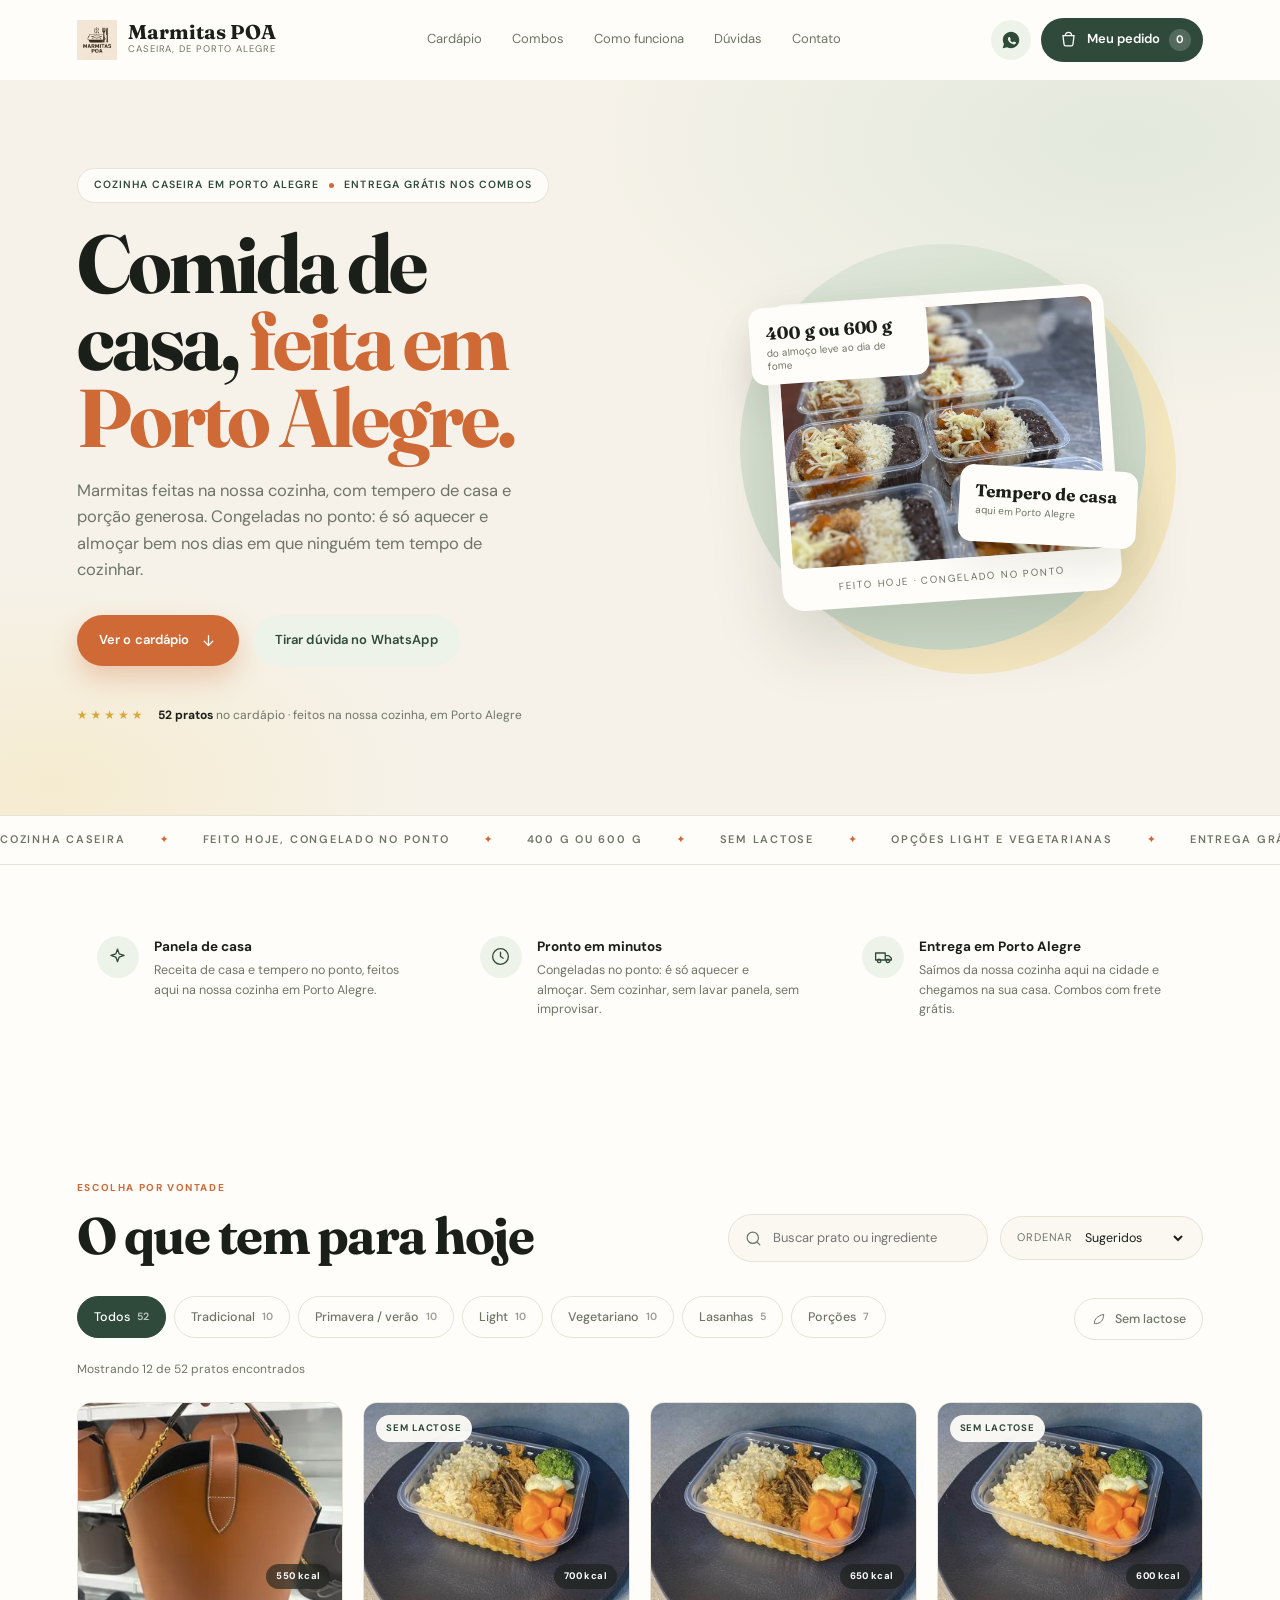
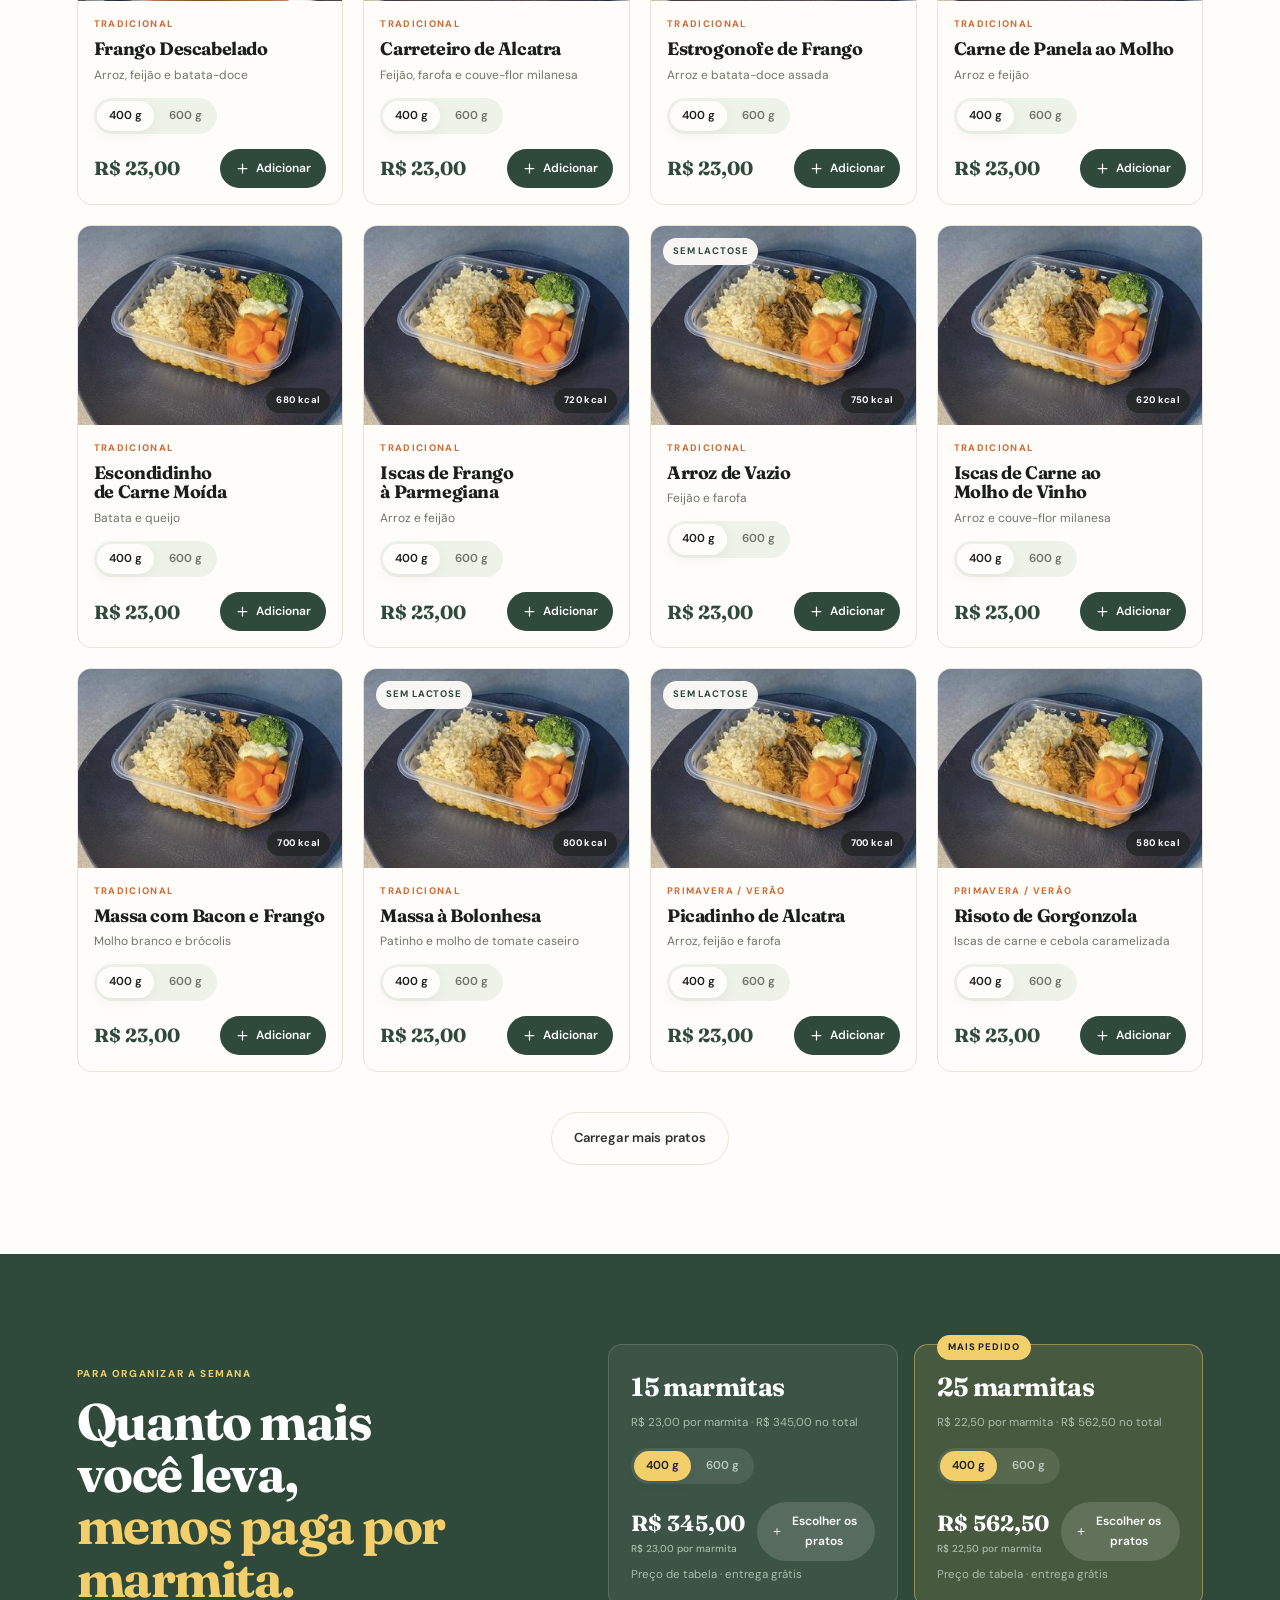
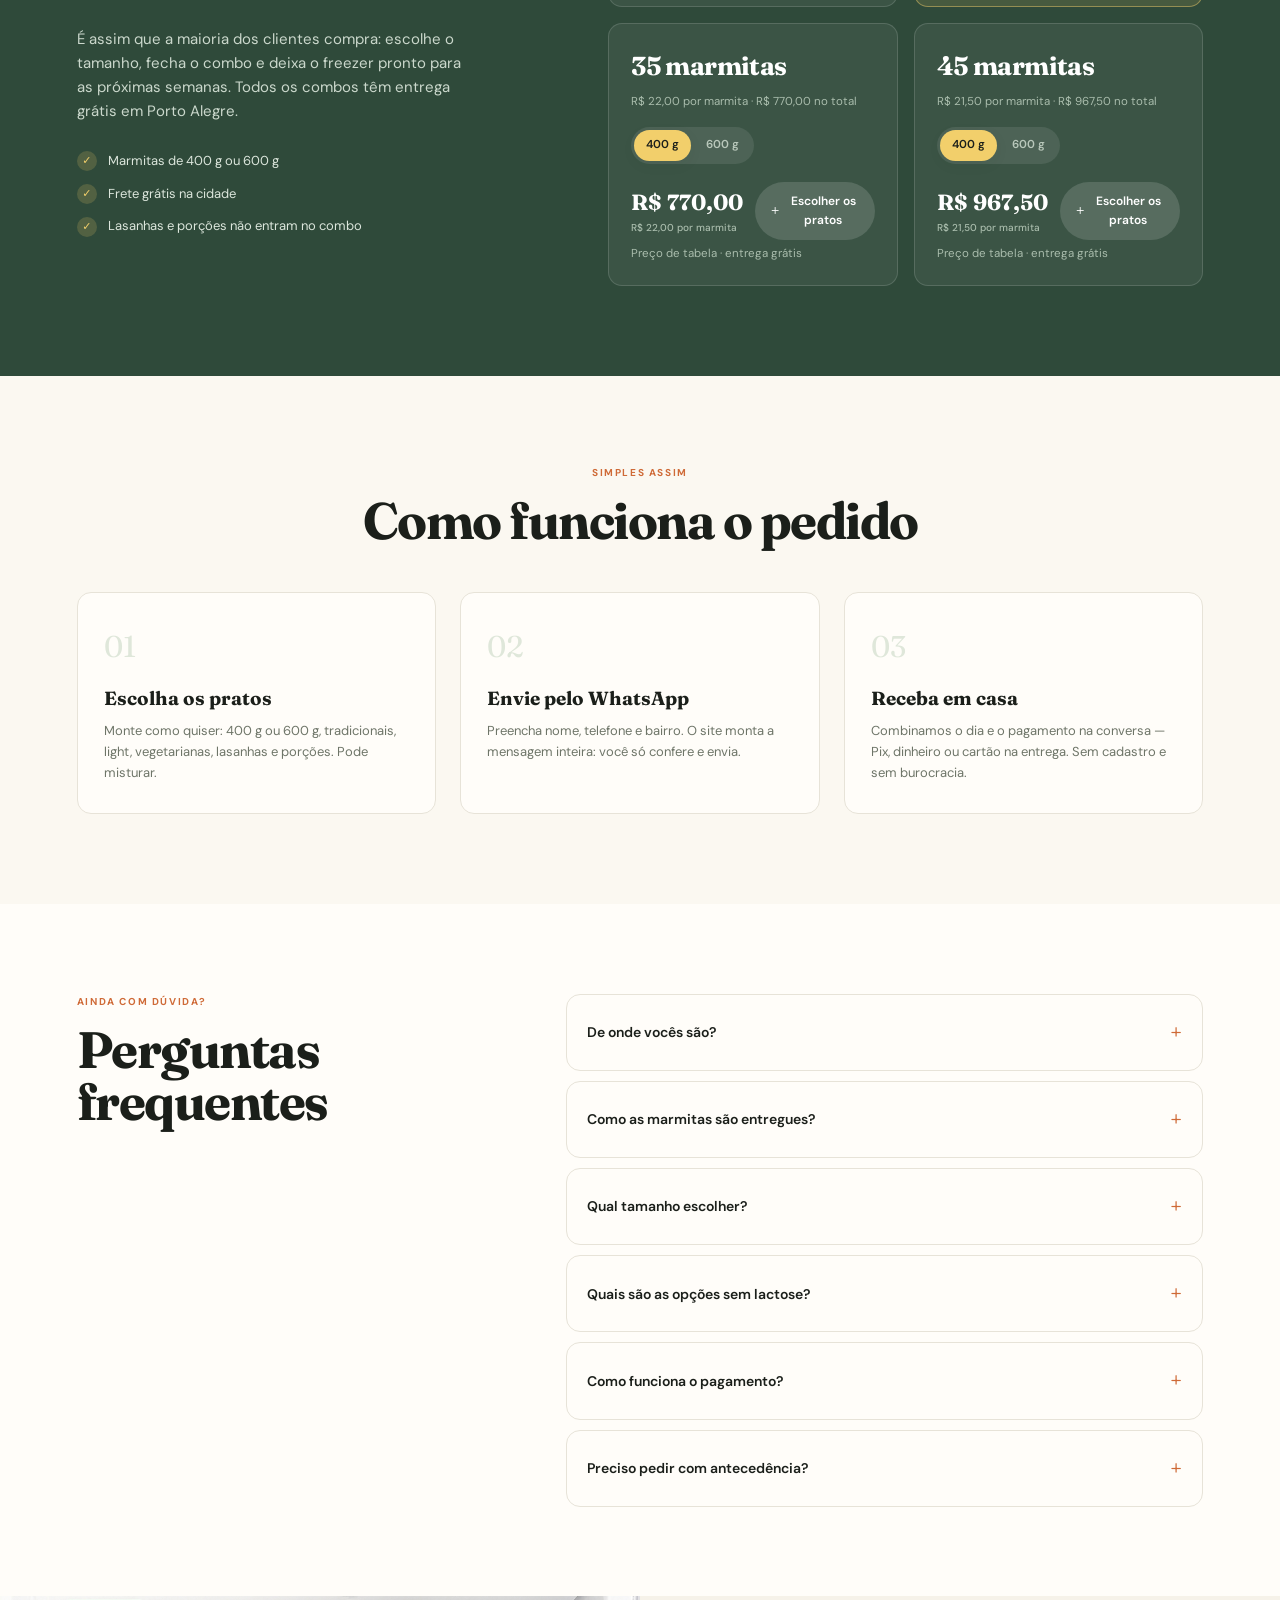
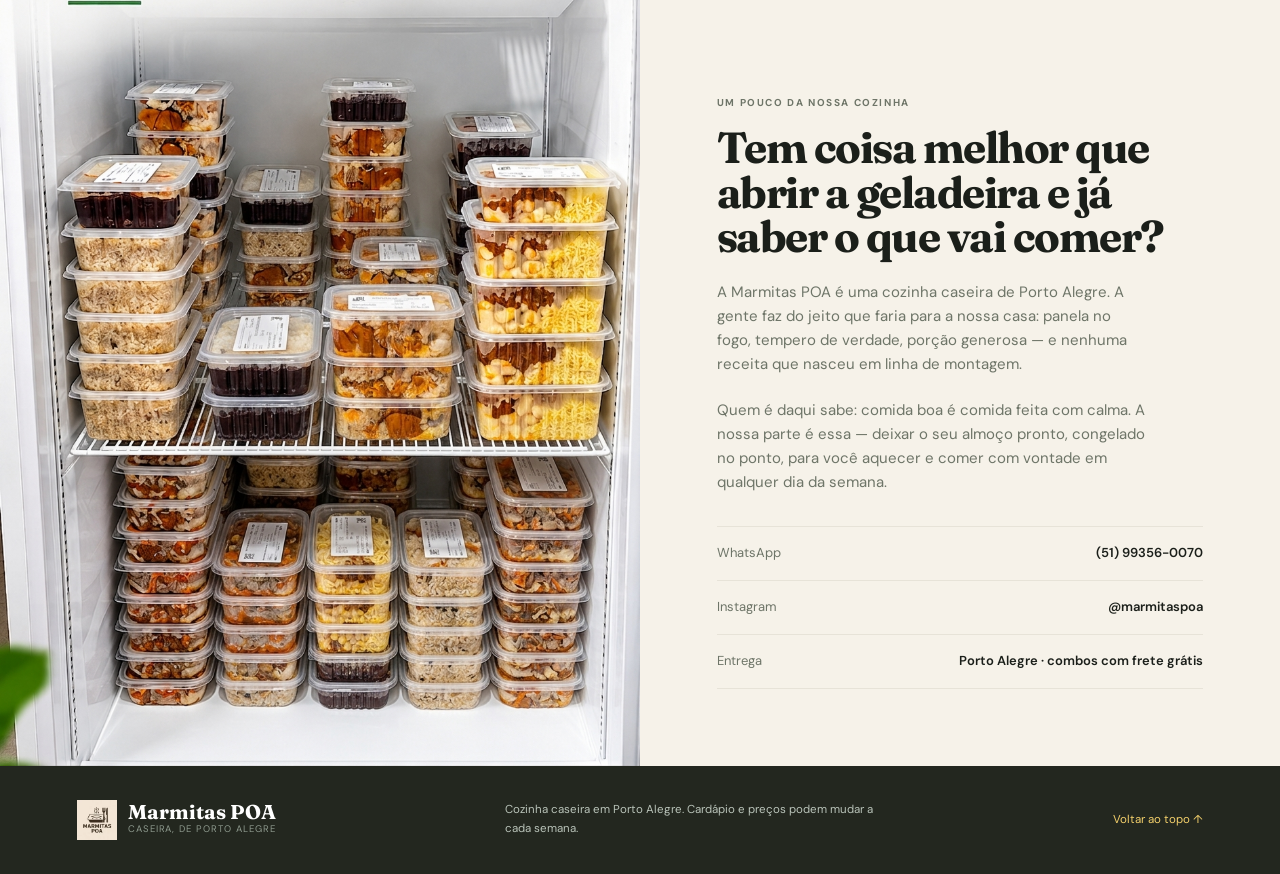
<file: index.html>
<!doctype html>
<html lang="pt-BR">
  <head>
    <meta charset="UTF-8" />
    <meta name="viewport" content="width=device-width, initial-scale=1.0, viewport-fit=cover" />
    <meta name="theme-color" content="#2f4a3a" />
    <link rel="icon" id="favicon" href="img/favicon.svg" type="image/svg+xml" />
    <meta name="description" content="Marmitas caseiras feitas na nossa cozinha, em Porto Alegre. 52 pratos, 400 g ou 600 g, opções light, vegetarianas e sem lactose. Entrega grátis nos combos." />
    <meta property="og:type" content="website" />
    <meta property="og:title" content="Marmitas POA | Comida caseira feita em Porto Alegre" />
    <meta property="og:description" content="Feito na nossa cozinha, aqui em Porto Alegre. Escolha os pratos, monte o pedido e receba em casa — entrega grátis nos combos." />
    <meta property="og:locale" content="pt_BR" />
    <title>Marmitas POA | Comida caseira feita em Porto Alegre</title>
    <link rel="preconnect" href="https://fonts.googleapis.com" />
    <link rel="preconnect" href="https://fonts.gstatic.com" crossorigin />
    <link href="https://fonts.googleapis.com/css2?family=DM+Sans:wght@400;500;600;700&family=Fraunces:opsz,wght@9..144,500;9..144,600;9..144,700&display=swap" rel="stylesheet" />
    <script>document.documentElement.classList.add("js");</script>
    <link rel="stylesheet" href="styles.css" />
    <script type="application/ld+json">
      {
        "@context": "https://schema.org",
        "@type": "Restaurant",
        "name": "Marmitas POA Delivery",
        "description": "Marmitas caseiras preparadas em Porto Alegre, congeladas no ponto e entregues na cidade. Cardápio com 52 pratos, em porções de 400 g ou 600 g.",
        "servesCuisine": "Comida caseira brasileira",
        "priceRange": "R$ 10 - R$ 60",
        "telephone": "+5551993560070",
        "areaServed": "Porto Alegre",
        "sameAs": ["https://instagram.com/marmitaspoa"],
        "hasMenu": { "@type": "Menu", "name": "Cardápio Marmitas POA" }
      }
    </script>
  </head>
  <body>
    <div class="scroll-progress" aria-hidden="true"><span id="scrollProgress"></span></div>

    <div class="aviso-bar" id="aviso" hidden></div>

    <header class="topbar" id="topbar">
      <a class="brand" href="#inicio" aria-label="Marmitas POA, início">
        <span class="brand-mark" data-logo>POA</span>
        <span class="brand-text"><strong data-loja-nome>Marmitas</strong><small data-loja-slogan>Caseira, de Porto Alegre</small></span>
      </a>
      <nav class="nav" id="nav" aria-label="Navegação principal">
        <a href="#cardapio">Cardápio</a>
        <a href="#combos">Combos</a>
        <a href="#como-funciona">Como funciona</a>
        <a href="#duvidas">Dúvidas</a>
        <a href="#sobre">Contato</a>
      </nav>
      <div class="top-actions">
        <button class="menu-toggle" id="menuToggle" type="button" aria-label="Abrir menu" aria-expanded="false" aria-controls="mobileNav">
          <span></span><span></span>
        </button>
        <a class="icon-link" data-link-whatsapp href="https://wa.me/5551993560070" target="_blank" rel="noreferrer" aria-label="WhatsApp da Marmitas POA">
          <svg viewBox="0 0 24 24" aria-hidden="true"><path d="M12.04 2C6.6 2 2.2 6.4 2.2 11.84c0 1.74.46 3.44 1.32 4.94L2 22l5.36-1.4a9.8 9.8 0 0 0 4.68 1.2c5.44 0 9.84-4.4 9.84-9.84S17.48 2 12.04 2Zm5.72 13.9c-.24.68-1.4 1.32-1.94 1.38-.54.06-1.02.16-2.86-.66-2.22-.98-3.6-3.3-3.72-3.46-.12-.16-.9-1.28-.9-2.44 0-1.16.6-1.72.82-1.96.22-.24.48-.3.64-.3l.46.02c.16 0 .36-.02.56.44l.76 1.86c.06.14.1.3.02.46l-.34.5c-.1.14-.22.28-.1.5.12.22.54.94 1.16 1.52.8.74 1.46.98 1.68 1.08.22.1.36.08.5-.06.14-.14.6-.7.76-.94.16-.24.32-.2.54-.12l1.78.86c.22.1.38.16.44.26.06.1.06.6-.18 1.16Z"/></svg>
        </a>
        <button class="cart-pill" id="cartButton" type="button" aria-label="Abrir meu pedido">
          <svg viewBox="0 0 24 24" aria-hidden="true"><path d="M5 7h14l-1.4 11.2a2 2 0 0 1-2 1.8H8.4a2 2 0 0 1-2-1.8L5 7Zm3 0a4 4 0 0 1 8 0" fill="none" stroke="currentColor" stroke-width="1.6" stroke-linecap="round"/></svg>
          <span>Meu pedido</span>
          <b id="cartCount" data-empty="true">0</b>
        </button>
      </div>
    </header>

    <div class="overlay" id="menuOverlay" hidden></div>

    <nav class="sheet" id="mobileNav" aria-label="Menu de navegação" hidden>
      <div class="sheet-head">
        <p class="eyebrow">Navegar</p>
        <button class="icon-btn" id="closeMenu" type="button" aria-label="Fechar menu">
          <svg viewBox="0 0 24 24" aria-hidden="true"><path d="M6 6l12 12M18 6 6 18" fill="none" stroke="currentColor" stroke-width="1.8" stroke-linecap="round"/></svg>
        </button>
      </div>
      <a href="#cardapio">Cardápio</a>
      <a href="#combos">Combos</a>
      <a href="#como-funciona">Como funciona</a>
      <a href="#duvidas">Dúvidas</a>
      <a href="#sobre">Contato</a>
      <a class="btn btn-ghost btn-block" data-link-whatsapp href="https://wa.me/5551993560070" target="_blank" rel="noreferrer">Falar no WhatsApp</a>
    </nav>

    <main>
      <section class="hero" id="inicio">
        <div class="hero-copy">
          <p class="chip reveal">Cozinha caseira em Porto Alegre <i></i> Entrega grátis nos combos</p>
          <h1 class="reveal">Comida de casa, <em>feita em Porto Alegre.</em></h1>
          <p class="hero-text reveal">Marmitas feitas na nossa cozinha, com tempero de casa e porção generosa. Congeladas no ponto: é só aquecer e almoçar bem nos dias em que ninguém tem tempo de cozinhar.</p>
          <div class="hero-cta reveal">
            <a class="btn btn-primary" href="#cardapio">Ver o cardápio
              <svg viewBox="0 0 24 24" aria-hidden="true"><path d="M12 5v14m0 0-6-6m6 6 6-6" fill="none" stroke="currentColor" stroke-width="1.8" stroke-linecap="round"/></svg>
            </a>
            <a class="btn btn-ghost" data-link-whatsapp href="https://wa.me/5551993560070" target="_blank" rel="noreferrer">Tirar dúvida no WhatsApp</a>
          </div>
          <div class="trust reveal">
            <span class="stars" aria-hidden="true">★★★★★</span>
            <span><b>52 pratos</b> no cardápio · feitos na nossa cozinha, em Porto Alegre</span>
          </div>
        </div>

        <div class="hero-art reveal" id="heroArt">
          <div class="art-halo" aria-hidden="true"></div>
          <div class="art-stack">
            <div class="art-card">
              <img class="art-photo" src="img/produção.jpeg" width="861" height="900" fetchpriority="high" decoding="async"
                alt="Marmita caseira com arroz, carne desfiada ao molho e legumes no pote" />
              <p class="art-caption">Feito hoje <span>·</span> congelado no ponto</p>
            </div>
            <div class="float float-a"><b>400 g ou 600 g</b><small>do almoço leve ao dia de fome</small></div>
            <div class="float float-b"><b>Tempero de casa</b><small>aqui em Porto Alegre</small></div>
          </div>
        </div>
      </section>

      <div class="marquee" aria-hidden="true">
        <div class="marquee-track" id="marqueeTrack"></div>
      </div>

      <section class="perks" aria-label="Diferenciais">
        <article class="perk reveal">
          <span class="perk-icon"><svg viewBox="0 0 24 24" aria-hidden="true"><path d="M12 3.5 13.9 9l5.6 1.8-5.6 1.8L12 18l-1.9-5.4L4.5 10.8 10.1 9 12 3.5Z" fill="none" stroke="currentColor" stroke-width="1.5" stroke-linejoin="round"/></svg></span>
          <div><h3>Panela de casa</h3><p>Receita de casa e tempero no ponto, feitos aqui na nossa cozinha em Porto Alegre.</p></div>
        </article>
        <article class="perk reveal">
          <span class="perk-icon"><svg viewBox="0 0 24 24" aria-hidden="true"><path d="M12 7v5l3 2M12 3a9 9 0 1 0 0 18 9 9 0 0 0 0-18Z" fill="none" stroke="currentColor" stroke-width="1.5" stroke-linecap="round"/></svg></span>
          <div><h3>Pronto em minutos</h3><p>Congeladas no ponto: é só aquecer e almoçar. Sem cozinhar, sem lavar panela, sem improvisar.</p></div>
        </article>
        <article class="perk reveal">
          <span class="perk-icon"><svg viewBox="0 0 24 24" aria-hidden="true"><path d="M3 8h11v8H3V8Zm11 3h4l3 3v2h-7v-5ZM7 19a2 2 0 1 0 0-4 2 2 0 0 0 0 4Zm10 0a2 2 0 1 0 0-4 2 2 0 0 0 0 4Z" fill="none" stroke="currentColor" stroke-width="1.5" stroke-linejoin="round"/></svg></span>
          <div><h3>Entrega em Porto Alegre</h3><p>Saímos da nossa cozinha aqui na cidade e chegamos na sua casa. Combos com frete grátis.</p></div>
        </article>
      </section>

      <section class="menu" id="cardapio">
        <div class="section-head">
          <div class="section-title reveal">
            <p class="eyebrow">Escolha por vontade</p>
          <h2>O que tem para hoje</h2>
          </div>
          <div class="tools reveal">
            <label class="search">
              <svg viewBox="0 0 24 24" aria-hidden="true"><path d="M11 19a8 8 0 1 0 0-16 8 8 0 0 0 0 16Zm6-2 4 4" fill="none" stroke="currentColor" stroke-width="1.7" stroke-linecap="round"/></svg>
              <input id="searchInput" type="search" placeholder="Buscar prato ou ingrediente" aria-label="Buscar prato ou ingrediente" autocomplete="off" />
            </label>
            <label class="select">
              <span>Ordenar</span>
              <select id="sortSelect" aria-label="Ordenar cardápio">
                <option value="padrao">Sugeridos</option>
                <option value="preco-asc">Menor preço</option>
                <option value="preco-desc">Maior preço</option>
                <option value="kcal-asc">Menos calorias</option>
                <option value="nome">Nome A-Z</option>
              </select>
            </label>
          </div>
        </div>

        <div class="filters reveal">
          <div class="filter-chips" id="filters" role="group" aria-label="Filtrar por categoria"></div>
          <button class="chip-toggle" id="lactoseToggle" type="button" aria-pressed="false">
            <svg viewBox="0 0 24 24" aria-hidden="true"><path d="M5 19c0-7 5-12 14-14 0 9-5 14-12 14H5Z" fill="none" stroke="currentColor" stroke-width="1.5" stroke-linejoin="round"/></svg>
            Sem lactose
          </button>
        </div>

        <p class="results" id="resultCount" aria-live="polite"></p>
        <div class="menu-grid" id="menuGrid"></div>

        <div class="empty" id="emptyState" hidden>
          <h3>Nada por aqui ainda</h3>
          <p>Não encontramos esse prato. Tente outro ingrediente ou volte para o cardápio completo.</p>
          <button class="btn btn-ghost" id="clearFilters" type="button">Limpar filtros</button>
        </div>

        <div class="load-more-wrap">
          <button class="btn btn-outline" id="loadMore" type="button" hidden>Carregar mais pratos</button>
        </div>
      </section>

      <section class="combos" id="combos">
        <div class="combo-intro reveal">
          <p class="eyebrow">Para organizar a semana</p>
          <h2>Quanto mais você leva,<br /><em>menos paga por marmita.</em></h2>
          <p>É assim que a maioria dos clientes compra: escolhe o tamanho, fecha o combo e deixa o freezer pronto para as próximas semanas. Todos os combos têm entrega grátis em Porto Alegre.</p>
          <ul class="combo-notes">
            <li>Marmitas de 400 g ou 600 g</li>
            <li>Frete grátis na cidade</li>
            <li>Lasanhas e porções não entram no combo</li>
          </ul>
        </div>
        <div class="combo-list" id="comboList"></div>
      </section>

      <section class="steps" id="como-funciona">
        <div class="section-title center reveal"><p class="eyebrow">Simples assim</p><h2>Como funciona o pedido</h2></div>
        <div class="step-grid">
          <article class="step reveal"><span class="step-num">01</span><h3>Escolha os pratos</h3><p>Monte como quiser: 400 g ou 600 g, tradicionais, light, vegetarianas, lasanhas e porções. Pode misturar.</p></article>
          <article class="step reveal"><span class="step-num">02</span><h3>Envie pelo WhatsApp</h3><p>Preencha nome, telefone e bairro. O site monta a mensagem inteira: você só confere e envia.</p></article>
          <article class="step reveal"><span class="step-num">03</span><h3>Receba em casa</h3><p>Combinamos o dia e o pagamento na conversa — Pix, dinheiro ou cartão na entrega. Sem cadastro e sem burocracia.</p></article>
        </div>
      </section>

      <section class="faq" id="duvidas">
        <div class="section-title reveal"><p class="eyebrow">Ainda com dúvida?</p><h2>Perguntas frequentes</h2></div>
        <div class="faq-list">
          <details class="faq-item reveal"><summary>De onde vocês são?</summary><p>De Porto Alegre. A cozinha é caseira e fica aqui na cidade: as marmitas saem das nossas panelas, são porcionadas à mão e congeladas no ponto. Quem entrega é a gente mesmo.</p></details>
          <details class="faq-item reveal"><summary>Como as marmitas são entregues?</summary><p>Congeladas, para durarem mais tempo na sua geladeira. A entrega é feita em Porto Alegre: os combos têm frete grátis e, nos pedidos avulsos, a taxa é confirmada pelo WhatsApp conforme o bairro.</p></details>
          <details class="faq-item reveal"><summary>Qual tamanho escolher?</summary><p>A pequena tem 400 g e a grande 600 g. As calorias de cada prato estão no cardápio para ajudar na escolha do dia.</p></details>
          <details class="faq-item reveal"><summary>Quais são as opções sem lactose?</summary><p>Vários pratos são marcados como sem lactose no cardápio. Use o filtro “Sem lactose” na seção do cardápio para ver apenas essas opções.</p></details>
          <details class="faq-item reveal"><summary>Como funciona o pagamento?</summary><p>Você combina direto no WhatsApp. Aceitamos Pix, dinheiro e cartão na entrega, conforme disponibilidade no dia.</p></details>
          <details class="faq-item reveal"><summary>Preciso pedir com antecedência?</summary><p>Sim, o pedido é confirmado pelo WhatsApp com a data de entrega disponível. Fale com a gente para saber o prazo atual.</p></details>
        </div>
      </section>

      <section class="about" id="sobre">
        <img class="about-visual reveal" src="img/cozinha.jpeg"
          srcset="img/cozinha.jpeg 450w, img/cozinha.jpeg 758w"
          sizes="(max-width: 1080px) 100vw, 50vw" width="758" height="911"
          loading="lazy" decoding="async"
          alt="Freezer com as marmitas já porcionadas e etiquetadas, prontas para a semana" />
        <div class="about-copy">
          <p class="eyebrow reveal">Um pouco da nossa cozinha</p>
          <h2 class="reveal">Tem coisa melhor que abrir a geladeira e já saber o que vai comer?</h2>
          <p class="reveal">A Marmitas POA é uma cozinha caseira de Porto Alegre. A gente faz do jeito que faria para a nossa casa: panela no fogo, tempero de verdade, porção generosa — e nenhuma receita que nasceu em linha de montagem.</p>
          <p class="reveal">Quem é daqui sabe: comida boa é comida feita com calma. A nossa parte é essa — deixar o seu almoço pronto, congelado no ponto, para você aquecer e comer com vontade em qualquer dia da semana.</p>
          <div class="contact-list reveal">
            <a data-link-whatsapp href="https://wa.me/5551993560070" target="_blank" rel="noreferrer"><span>WhatsApp</span><b>(51) 99356-0070</b></a>
            <a data-link-instagram href="https://instagram.com/marmitaspoa" target="_blank" rel="noreferrer"><span>Instagram</span><b>@marmitaspoa</b></a>
            <a href="#cardapio"><span>Entrega</span><b>Porto Alegre · combos com frete grátis</b></a>
          </div>
        </div>
      </section>
    </main>

    <footer class="site-footer">
      <div class="brand">
        <span class="brand-mark" data-logo>POA</span>
        <span class="brand-text"><strong data-loja-nome>Marmitas</strong><small data-loja-slogan>Caseira, de Porto Alegre</small></span>
      </div>
      <p>Cozinha caseira em Porto Alegre. Cardápio e preços podem mudar a cada semana.</p>
      <div class="footer-links"><a href="#inicio">Voltar ao topo ↑</a></div>
    </footer>

    <div class="mobile-bar" id="mobileBar" hidden>
      <div class="bar-info"><small id="barCount">0 itens</small><b id="barTotal">R$ 0,00</b></div>
      <button class="btn btn-primary" id="barButton" type="button">Ver pedido</button>
    </div>

    <div class="overlay" id="overlay" hidden></div>

    <aside class="drawer" id="cartDrawer" aria-label="Meu pedido" aria-modal="true" role="dialog" hidden>
      <header class="drawer-head">
        <div><p class="eyebrow">Seu pedido</p><h2>Vai dar bom.</h2></div>
        <button class="icon-btn" id="closeCart" type="button" aria-label="Fechar pedido">
          <svg viewBox="0 0 24 24" aria-hidden="true"><path d="M6 6l12 12M18 6 6 18" fill="none" stroke="currentColor" stroke-width="1.8" stroke-linecap="round"/></svg>
        </button>
      </header>

      <div class="drawer-body">
        <div class="cart-items" id="cartItems"></div>

        <form class="checkout" id="checkoutForm" novalidate>
          <p class="checkout-title">Seus dados para entrega</p>
          <div class="field">
            <label for="fieldName">Nome</label>
            <input id="fieldName" name="name" type="text" placeholder="Como podemos te chamar?" autocomplete="name" />
            <small class="field-error" data-error-for="fieldName"></small>
          </div>
          <div class="field">
            <label for="fieldPhone">WhatsApp</label>
            <input id="fieldPhone" name="phone" type="tel" inputmode="numeric" placeholder="(51) 99999-9999" autocomplete="tel" maxlength="15" />
            <small class="field-error" data-error-for="fieldPhone"></small>
          </div>
          <div class="field-row">
            <div class="field">
              <label for="fieldNeighborhood">Bairro</label>
              <input id="fieldNeighborhood" name="neighborhood" type="text" placeholder="Centro" autocomplete="address-level3" />
              <small class="field-error" data-error-for="fieldNeighborhood"></small>
            </div>
            <div class="field">
              <label for="fieldAddress">Endereço <span>(opcional)</span></label>
              <input id="fieldAddress" name="address" type="text" placeholder="Rua e número" autocomplete="street-address" />
            </div>
          </div>
          <div class="field">
            <label for="fieldNotes">Observações <span>(opcional)</span></label>
            <textarea id="fieldNotes" name="notes" rows="2" placeholder="Trocar algum acompanhamento, ponto da carne, data desejada..."></textarea>
          </div>
        </form>

        <div class="coupon">
          <label for="couponInput">Cupom de desconto</label>
          <div class="coupon-row">
            <input id="couponInput" type="text" placeholder="Código do cupom" autocomplete="off" />
            <button class="btn btn-ghost" id="applyCoupon" type="button">Aplicar</button>
          </div>
          <small class="coupon-feedback" id="couponFeedback" role="status"></small>
        </div>
      </div>

      <footer class="drawer-foot">
        <dl class="summary">
          <div><dt>Subtotal</dt><dd id="cartSubtotal">R$ 0,00</dd></div>
          <div><dt>Entrega</dt><dd id="cartShipping">Porto Alegre</dd></div>
          <div class="summary-total"><dt>Total</dt><dd id="cartTotal">R$ 0,00</dd></div>
        </dl>
        <div class="discounts" id="cartDiscounts" hidden></div>
        <p class="shipping-hint" id="shippingHint"></p>
        <p class="minimum-hint" id="minimumHint" hidden></p>
        <button class="btn btn-primary btn-block" id="sendOrder" type="button">Enviar pedido no WhatsApp</button>
        <div class="drawer-foot-links">
          <button id="repeatOrder" type="button" hidden>Repetir último pedido</button>
          <button id="clearOrder" type="button">Limpar pedido</button>
        </div>
        <small class="drawer-note">Você confere tudo na conversa antes de fechar. Nenhum pagamento acontece no site.</small>
      </footer>
    </aside>

    <div class="overlay" id="comboOverlay" hidden></div>

    <aside class="combo-modal" id="comboModal" role="dialog" aria-modal="true" aria-labelledby="comboTitle" hidden>
      <header class="combo-head">
        <div>
          <p class="eyebrow">Escolha os pratos</p>
          <h2 id="comboTitle">Combo</h2>
        </div>
        <button class="icon-btn" id="closeCombo" type="button" aria-label="Fechar a escolha dos pratos">
          <svg viewBox="0 0 24 24" aria-hidden="true"><path d="M6 6l12 12M18 6 6 18" fill="none" stroke="currentColor" stroke-width="1.8" stroke-linecap="round"/></svg>
        </button>
      </header>

      <div class="combo-progress">
        <div class="combo-bar"><span id="comboBar"></span></div>
        <p id="comboStatus" aria-live="polite"></p>
      </div>

      <div class="combo-tools">
        <label class="search">
          <svg viewBox="0 0 24 24" aria-hidden="true"><path d="M11 19a8 8 0 1 0 0-16 8 8 0 0 0 0 16Zm6-2 4 4" fill="none" stroke="currentColor" stroke-width="1.7" stroke-linecap="round"/></svg>
          <input id="comboSearch" type="search" placeholder="Buscar prato do combo" aria-label="Buscar prato do combo" autocomplete="off" />
        </label>
        <div class="combo-chips" id="comboFilters" role="group" aria-label="Filtrar pratos do combo"></div>
      </div>

      <div class="combo-items" id="comboDishes"></div>

      <footer class="picker-foot">
        <div class="combo-resumo">
          <strong id="comboCount">0 de 0</strong>
          <small id="comboHint"></small>
        </div>
        <div class="combo-acoes">
          <button class="btn btn-ghost" id="comboClear" type="button">Limpar</button>
          <button class="btn btn-primary" id="comboConfirm" type="button" disabled>Adicionar ao pedido</button>
        </div>
      </footer>
    </aside>

    <div class="toasts" id="toasts" role="status" aria-live="polite"></div>

    <script src="dados.js" defer></script>
    <script src="script.js" defer></script>
  </body>
</html>
</file>
<file: styles.css>
/* ==========================================================================
   Marmitas POA — folha de estilo
   1. Tokens        6. Cardápio       11. Rodapé
   2. Base          7. Combos         12. Barra mobile
   3. Componentes   8. Como funciona  13. Carrinho
   4. Topbar/Hero   9. Dúvidas        14. Toasts
   5. Faixa/Perks  10. Sobre          15. Movimento/Responsivo
   ========================================================================== */

/* 1. Tokens ================================================================ */
:root {
  --ink: #1b1f1a;
  --ink-2: #2c332b;
  --muted: #6e7568;
  --cream: #f6f2e9;
  --cream-2: #fbf8f1;
  --paper: #fffdf9;
  --green: #2f4a3a;
  --green-2: #3c5c48;
  --sage: #dfe7da;
  --sage-2: #eef3ea;
  --orange: #cf6a37;
  --orange-2: #b8562a;
  --yellow: #f2cf6b;
  --line: #e7e3d8;
  --radius: 14px;
  --radius-lg: 22px;
  --radius-pill: 999px;
  --shadow-sm: 0 4px 14px rgba(35, 45, 32, 0.06);
  --shadow: 0 18px 44px rgba(35, 45, 32, 0.1);
  --shadow-lg: 0 30px 70px rgba(35, 45, 32, 0.16);
  --display: "Fraunces", Georgia, serif;
  --body: "DM Sans", system-ui, sans-serif;
  --pad-x: clamp(20px, 6vw, 84px);
  --ease: cubic-bezier(0.2, 0.7, 0.3, 1);
}

/* 2. Base ================================================================== */
* { box-sizing: border-box; }
[hidden] { display: none !important; }

html { scroll-behavior: smooth; -webkit-text-size-adjust: 100%; max-width: 100%; }
html.is-locked { overflow: hidden; }

body {
  margin: 0;
  max-width: 100%;
  overflow-x: clip;
  background: var(--paper);
  color: var(--ink);
  font-family: var(--body);
  font-size: 15px;
  line-height: 1.6;
  -webkit-font-smoothing: antialiased;
}

/* âncoras não ficam escondidas atrás do topbar fixo */
section[id], main > [id] { scroll-margin-top: 78px; }

h1, h2, h3 { font-family: var(--display); font-weight: 700; text-wrap: balance; margin: 0; }
p { margin: 0; }
img, svg { display: block; max-width: 100%; }
a { color: inherit; text-decoration: none; }
button, input, select, textarea { font: inherit; color: inherit; }
button { border: 0; background: none; cursor: pointer; }
ul { margin: 0; padding: 0; list-style: none; }

:focus-visible { outline: 2px solid var(--orange); outline-offset: 3px; border-radius: 4px; }

/* 3. Componentes =========================================================== */
.eyebrow {
  font-size: 10px;
  font-weight: 700;
  letter-spacing: 0.16em;
  text-transform: uppercase;
  color: var(--orange);
  margin-bottom: 14px;
}
.eyebrow i { display: inline-block; width: 22px; border-top: 1px solid currentColor; vertical-align: middle; margin: 0 8px; }

h2 { font-size: clamp(32px, 4vw, 54px); line-height: 1.02; letter-spacing: -1.5px; }
em { font-style: normal; color: var(--orange); }

.btn {
  display: inline-flex;
  align-items: center;
  justify-content: center;
  gap: 10px;
  padding: 15px 22px;
  border-radius: var(--radius-pill);
  font-size: 13px;
  font-weight: 600;
  letter-spacing: 0.01em;
  transition: transform 0.22s var(--ease), background 0.22s var(--ease), box-shadow 0.22s var(--ease), color 0.22s;
}
.btn svg { width: 17px; height: 17px; }
.btn:hover { transform: translateY(-2px); }
.btn:active { transform: translateY(0); }

.btn-primary { background: var(--orange); color: #fff; box-shadow: 0 12px 26px rgba(207, 106, 55, 0.3); }
.btn-primary:hover { background: var(--orange-2); box-shadow: 0 16px 32px rgba(207, 106, 55, 0.36); }
.btn-ghost { background: var(--sage-2); color: var(--green); }
.btn-ghost:hover { background: var(--sage); }
.btn-outline { background: transparent; border: 1px solid var(--line); color: var(--ink-2); }
.btn-outline:hover { border-color: var(--green); color: var(--green); }
.btn-block { width: 100%; }

/* 4. Topbar e Hero ========================================================= */
.scroll-progress { position: fixed; inset: 0 0 auto; height: 2px; background: transparent; z-index: 60; }
.scroll-progress span { display: block; height: 100%; width: 0; background: var(--orange); transition: width 0.1s linear; }

.topbar {
  position: sticky;
  top: 0;
  z-index: 50;
  height: 80px;
  display: flex;
  align-items: center;
  justify-content: space-between;
  gap: 20px;
  padding: 0 var(--pad-x);
  background: var(--paper);
  border-bottom: 1px solid transparent;
  transition: height 0.25s var(--ease), background 0.25s, border-color 0.25s, box-shadow 0.25s;
}
.topbar.is-scrolled {
  height: 66px;
  background: rgba(255, 253, 249, 0.88);
  backdrop-filter: blur(14px);
  border-color: var(--line);
  box-shadow: 0 8px 26px rgba(35, 45, 32, 0.06);
}

.brand { display: flex; align-items: center; gap: 11px; }
.brand-mark {
  display: grid;
  place-items: center;
  width: 40px;
  height: 40px;
  border-radius: 50%;
  background: var(--orange);
  color: #fff;
  font-size: 12px;
  font-weight: 700;
  letter-spacing: -0.5px;
}
.brand-text strong { display: block; font-family: var(--display); font-size: 20px; line-height: 1; }
.brand-text small { display: block; font-size: 9.5px; letter-spacing: 0.1em; text-transform: uppercase; color: var(--muted); }

/* Logo do restaurante enviada no painel: sem o círculo laranja, encaixando no espaço */
.brand-mark.tem-logo { background: transparent; }
.brand-logo { display: block; width: 100%; height: 100%; object-fit: contain; }

.nav { display: flex; gap: 30px; font-size: 13px; color: var(--muted); }
.nav a { position: relative; padding: 4px 0; transition: color 0.2s; }
.nav a::after {
  content: "";
  position: absolute;
  left: 0; bottom: 0;
  height: 1px; width: 0;
  background: var(--orange);
  transition: width 0.28s var(--ease);
}
.nav a:hover, .nav a.is-active { color: var(--ink); }
.nav a:hover::after, .nav a.is-active::after { width: 100%; }

.top-actions { display: flex; align-items: center; gap: 10px; }
.icon-link {
  display: grid;
  place-items: center;
  width: 40px; height: 40px;
  border-radius: 50%;
  background: var(--sage-2);
  color: var(--green);
  transition: background 0.2s, transform 0.2s;
}
.icon-link svg { width: 20px; height: 20px; fill: var(--green); }
.icon-link:hover { background: var(--sage); transform: translateY(-2px); }

.cart-pill {
  display: flex;
  align-items: center;
  gap: 9px;
  padding: 11px 12px 11px 18px;
  border-radius: var(--radius-pill);
  background: var(--green);
  color: #fff;
  font-size: 13px;
  font-weight: 600;
  transition: background 0.2s, transform 0.2s;
}
.cart-pill:hover { background: var(--green-2); transform: translateY(-2px); }
.cart-pill svg { width: 19px; height: 19px; }
.cart-pill b {
  display: grid;
  place-items: center;
  min-width: 22px; height: 22px;
  padding: 0 5px;
  border-radius: var(--radius-pill);
  background: var(--yellow);
  color: var(--ink);
  font-size: 11px;
  transition: transform 0.3s var(--ease);
}
.cart-pill b[data-empty="true"] { background: rgba(255, 255, 255, 0.18); color: #fff; }
.cart-pill b.is-bump { animation: bump 0.45s var(--ease); }

/* Menu mobile (bottom sheet) ------------------------------------------------ */
.menu-toggle {
  display: none;
  place-items: center;
  width: 44px;
  height: 44px;
  border-radius: 50%;
  background: var(--cream-2);
  border: 1px solid var(--line);
}
.menu-toggle span { display: block; width: 16px; height: 2px; border-radius: 2px; background: var(--ink-2); transition: transform 0.25s var(--ease); }
.menu-toggle span + span { margin-top: 5px; }
.menu-toggle.is-open span:first-child { transform: translateY(3.5px) rotate(45deg); }
.menu-toggle.is-open span:last-child { transform: translateY(-3.5px) rotate(-45deg); }

.sheet {
  position: fixed;
  z-index: 85;
  left: 0;
  right: 0;
  bottom: 0;
  padding: 20px var(--pad-x) calc(24px + env(safe-area-inset-bottom));
  background: var(--paper);
  border-radius: var(--radius-lg) var(--radius-lg) 0 0;
  box-shadow: 0 -18px 60px rgba(20, 25, 20, 0.28);
  animation: sheet-up 0.3s var(--ease);
}
.sheet-head { display: flex; align-items: center; justify-content: space-between; margin-bottom: 6px; }
.sheet-head .eyebrow { margin: 0; }
.sheet a:not(.btn) {
  display: flex;
  align-items: center;
  justify-content: space-between;
  min-height: 54px;
  border-bottom: 1px solid var(--line);
  font-size: 16.5px;
  font-weight: 600;
}
.sheet a:not(.btn)::after { content: "→"; color: var(--orange); }
.sheet .btn { margin-top: 18px; }

.hero {
  position: relative;
  display: grid;
  grid-template-columns: 1.02fr 0.98fr;
  align-items: center;
  gap: clamp(30px, 5vw, 70px);
  padding: clamp(48px, 7vw, 88px) var(--pad-x) clamp(56px, 7vw, 96px);
  background:
    radial-gradient(900px 460px at 88% 8%, rgba(223, 231, 218, 0.85), transparent 62%),
    radial-gradient(620px 360px at 4% 96%, rgba(242, 207, 107, 0.2), transparent 60%),
    var(--cream);
  overflow: hidden;
}
.hero-copy { max-width: 600px; }

.chip {
  display: inline-flex;
  align-items: center;
  gap: 10px;
  padding: 8px 16px;
  border-radius: var(--radius-pill);
  background: rgba(255, 255, 255, 0.75);
  border: 1px solid var(--line);
  font-size: 10.5px;
  font-weight: 600;
  letter-spacing: 0.1em;
  text-transform: uppercase;
  color: var(--green);
  margin-bottom: 22px;
}
.chip i { width: 5px; height: 5px; border-radius: 50%; background: var(--orange); }

.hero h1 {
  font-size: clamp(46px, 6.4vw, 86px);
  line-height: 0.94;
  letter-spacing: -3px;
  margin-bottom: 22px;
}
.hero-text { max-width: 440px; font-size: 16.5px; color: var(--muted); }
.hero-cta { display: flex; flex-wrap: wrap; align-items: center; gap: 14px; margin-top: 32px; }
.trust { display: flex; align-items: center; gap: 12px; margin-top: 40px; font-size: 12px; color: var(--muted); }
.trust b { color: var(--ink); }
.stars { letter-spacing: 3px; color: #d9a839; font-size: 12px; }

.hero-art { position: relative; min-height: 420px; display: grid; place-items: center; will-change: transform; }

/* A pilha tem exatamente a largura da moldura da foto: os cartões de frase se
   posicionam em relação a ela, e não à altura da coluna (que muda com o texto). */
.art-stack { position: relative; width: min(340px, 86%); }
.art-halo {
  position: absolute;
  width: min(420px, 78%);
  aspect-ratio: 1;
  border-radius: 50%;
  background: linear-gradient(150deg, var(--sage), #cbd9c6);
  box-shadow: 30px 24px 0 rgba(242, 207, 107, 0.32);
}
.art-card {
  position: relative;
  z-index: 2;
  width: 100%;
  padding: 12px 12px 14px;
  border-radius: var(--radius-lg);
  background: var(--paper);
  box-shadow: var(--shadow-lg);
  transform: rotate(-4deg);
  transition: transform 0.5s var(--ease);
}
.hero-art:hover .art-card { transform: rotate(-1.5deg) translateY(-6px); }

.art-photo {
  display: block;
  width: 100%;
  height: auto; /* sem isto, o atributo height da tag img vira a altura usada */
  aspect-ratio: 5 / 4;
  object-fit: cover;
  border-radius: calc(var(--radius-lg) - 12px);
  background: var(--sage-2);
}

.art-caption { margin-top: 12px; text-align: center; font-size: 10px; letter-spacing: 0.14em; text-transform: uppercase; color: var(--muted); }
.art-caption span { color: var(--orange); }

.float {
  position: absolute;
  z-index: 3;
  width: 178px;
  padding: 12px 16px;
  border-radius: var(--radius);
  background: var(--paper);
  box-shadow: var(--shadow);
  animation: float 6s ease-in-out infinite;
}
/* Largura fixa e altura reservada: trocar de frase não muda o tamanho do cartão
   (é o que evita o "pulo" na composição). */
.float b {
  display: block;
  min-height: 1.2em;
  font-family: var(--display);
  font-size: 17px;
  transition: opacity 0.24s var(--ease), transform 0.24s var(--ease);
}
.float small {
  display: block;
  min-height: 2.6em;
  font-size: 10px;
  line-height: 1.3;
  color: var(--muted);
  transition: opacity 0.24s var(--ease), transform 0.24s var(--ease);
}

/* Enquanto o texto troca, o conteúdo sai de cena e volta (não mexe no tamanho
   do cartão, porque ele tem largura mínima definida). */
.float.is-trocando b,
.float.is-trocando small { opacity: 0; transform: translateY(-5px); }

/* Presos à moldura da foto: esquerda no alto, direita embaixo, os dois por
   fora da borda e nunca em cima da legenda. */
.float-a { left: -7%; top: 3%; transform: rotate(-4deg); }
.float-b { right: -7%; bottom: 18%; animation-delay: 1.4s; transform: rotate(3deg); }

/* 5. Faixa e Perks ========================================================= */
.marquee {
  border-block: 1px solid var(--line);
  background: var(--paper);
  overflow: hidden;
  padding: 15px 0;
}
.marquee-track { display: flex; gap: 34px; width: max-content; animation: marquee 42s linear infinite; }
.marquee-item {
  display: flex;
  align-items: center;
  gap: 34px;
  font-size: 11px;
  font-weight: 600;
  letter-spacing: 0.16em;
  text-transform: uppercase;
  color: var(--muted);
  white-space: nowrap;
}
.marquee-item::after { content: "✦"; color: var(--orange); letter-spacing: 0; }

.perks {
  display: grid;
  grid-template-columns: repeat(3, 1fr);
  gap: 22px;
  padding: clamp(34px, 4vw, 52px) var(--pad-x);
}
.perk { display: flex; gap: 15px; align-items: flex-start; padding: 20px; border-radius: var(--radius); transition: background 0.25s, transform 0.25s; }
.perk:hover { background: var(--cream-2); transform: translateY(-3px); }
.perk-icon {
  flex: none;
  display: grid;
  place-items: center;
  width: 42px; height: 42px;
  border-radius: 50%;
  background: var(--sage-2);
  color: var(--green);
}
.perk-icon svg { width: 21px; height: 21px; }
.perk h3 { font-family: var(--body); font-size: 13.5px; font-weight: 700; margin-bottom: 4px; }
.perk p { font-size: 12.5px; color: var(--muted); line-height: 1.55; }

/* 6. Cardápio ============================================================== */
.menu { padding: clamp(58px, 7vw, 96px) var(--pad-x) clamp(60px, 7vw, 100px); }
.section-head {
  display: flex;
  align-items: flex-end;
  justify-content: space-between;
  gap: 28px;
  flex-wrap: wrap;
}
.section-title.center { text-align: center; margin-bottom: 44px; }

.tools { display: flex; align-items: center; gap: 12px; }
.search {
  display: flex;
  align-items: center;
  gap: 9px;
  width: 260px;
  padding: 12px 16px;
  border-radius: var(--radius-pill);
  border: 1px solid var(--line);
  background: var(--cream-2);
  transition: border-color 0.2s, background 0.2s, box-shadow 0.2s;
}
.search:focus-within { border-color: var(--green); background: var(--paper); box-shadow: var(--shadow-sm); }
.search svg { width: 17px; height: 17px; color: var(--muted); flex: none; }
.search input { border: 0; background: none; outline: 0; width: 100%; font-size: 13px; }
.search input::-webkit-search-cancel-button { appearance: none; }

.select {
  display: flex;
  align-items: center;
  gap: 8px;
  padding: 12px 16px;
  border-radius: var(--radius-pill);
  border: 1px solid var(--line);
  background: var(--cream-2);
  font-size: 11px;
  letter-spacing: 0.08em;
  text-transform: uppercase;
  color: var(--muted);
}
.select select { border: 0; background: none; outline: 0; font-size: 12.5px; text-transform: none; letter-spacing: 0; color: var(--ink); }

.filters { display: flex; align-items: center; justify-content: space-between; gap: 18px; flex-wrap: wrap; margin: 34px 0 18px; }
.filter-chips {
  display: flex;
  gap: 8px;
  min-width: 0;
  max-width: 100%;
  overflow-x: auto;
  padding-bottom: 4px;
  scrollbar-width: none;
  -webkit-overflow-scrolling: touch;
  overscroll-behavior-x: contain;
}
.filter-chips::-webkit-scrollbar { display: none; }
.filter-chip {
  display: inline-flex;
  align-items: center;
  gap: 7px;
  padding: 10px 16px;
  border-radius: var(--radius-pill);
  border: 1px solid var(--line);
  background: var(--paper);
  font-size: 12.5px;
  font-weight: 500;
  color: var(--muted);
  white-space: nowrap;
  transition: all 0.2s var(--ease);
}
.filter-chip:hover { border-color: var(--green); color: var(--green); }
.filter-chip b { font-size: 10.5px; font-weight: 600; opacity: 0.7; }
.filter-chip.is-active { background: var(--green); border-color: var(--green); color: #fff; }

.chip-toggle {
  display: inline-flex;
  align-items: center;
  gap: 8px;
  padding: 10px 16px;
  border-radius: var(--radius-pill);
  border: 1px solid var(--line);
  background: var(--paper);
  font-size: 12.5px;
  font-weight: 500;
  color: var(--muted);
  white-space: nowrap;
  transition: all 0.2s var(--ease);
}
.chip-toggle svg { width: 16px; height: 16px; }
.chip-toggle:hover { border-color: var(--green); color: var(--green); }
.chip-toggle[aria-pressed="true"] { background: var(--sage); border-color: var(--green); color: var(--green); font-weight: 600; }

.results { font-size: 12px; color: var(--muted); margin-bottom: 22px; }

.menu-grid { display: grid; grid-template-columns: repeat(4, 1fr); gap: 20px; }

.dish-card {
  display: flex;
  flex-direction: column;
  border: 1px solid var(--line);
  border-radius: var(--radius);
  background: var(--paper);
  overflow: hidden;
  transition: transform 0.28s var(--ease), box-shadow 0.28s var(--ease), border-color 0.28s;
}
.dish-card:hover { transform: translateY(-5px); box-shadow: var(--shadow); border-color: transparent; }

.dish-art {
  position: relative;
  aspect-ratio: 4 / 3;
  background: radial-gradient(120% 100% at 50% 0%, var(--bg, #eee6d6), color-mix(in srgb, var(--bg, #eee6d6) 78%, #fff));
  overflow: hidden;
}
.dish-photo {
  position: absolute;
  inset: 0;
  width: 100%;
  height: 100%;
  object-fit: cover;
  transition: transform 0.55s var(--ease);
}
.dish-card:hover .dish-photo { transform: scale(1.05); }

.badge, .kcal {
  position: absolute;
  z-index: 2;
  font-size: 9.5px;
  font-weight: 700;
  letter-spacing: 0.09em;
  text-transform: uppercase;
}
.badge {
  top: 12px; left: 12px;
  padding: 6px 10px;
  border-radius: var(--radius-pill);
  background: rgba(255, 253, 249, 0.94);
  color: var(--green);
}
.kcal {
  bottom: 12px; right: 12px;
  padding: 5px 10px;
  border-radius: var(--radius-pill);
  background: rgba(27, 31, 26, 0.62);
  color: #fff;
  letter-spacing: 0.04em;
  text-transform: none;
  backdrop-filter: blur(4px);
}

.dish-body { padding: 16px; display: flex; flex-direction: column; flex: 1; }
.dish-cat { font-size: 9.5px; font-weight: 700; letter-spacing: 0.14em; text-transform: uppercase; color: var(--orange); margin-bottom: 7px; }
.dish-body h3 { font-size: 18px; line-height: 1.08; letter-spacing: -0.4px; margin-bottom: 7px; }
.dish-desc { font-size: 12px; color: var(--muted); line-height: 1.5; }

.sizes {
  display: inline-flex;
  gap: 3px;
  padding: 3px;
  border-radius: var(--radius-pill);
  background: var(--sage-2);
  margin-top: 14px;
  align-self: flex-start;
}
.size {
  padding: 6px 12px;
  border-radius: var(--radius-pill);
  font-size: 11.5px;
  font-weight: 600;
  color: var(--muted);
  transition: all 0.2s var(--ease);
}
.size:hover { color: var(--green); }
.size.is-active { background: var(--paper); color: var(--ink); box-shadow: var(--shadow-sm); }

.dish-foot { display: flex; align-items: center; justify-content: space-between; gap: 10px; margin-top: auto; padding-top: 15px; }
.price { font-family: var(--display); font-size: 19px; font-weight: 700; color: var(--green); }
.price small { display: block; font-family: var(--body); font-size: 10px; font-weight: 500; color: var(--muted); }

.add-btn {
  display: inline-flex;
  align-items: center;
  gap: 6px;
  padding: 10px 15px;
  border-radius: var(--radius-pill);
  background: var(--green);
  color: #fff;
  font-size: 12px;
  font-weight: 600;
  transition: background 0.2s, transform 0.2s;
}
.add-btn svg { width: 15px; height: 15px; }
.add-btn:hover { background: var(--orange); transform: translateY(-2px); }
.add-btn.is-added { background: var(--orange); }

.empty { text-align: center; padding: 60px 20px; border: 1px dashed var(--line); border-radius: var(--radius); background: var(--cream-2); }
.empty h3 { font-size: 22px; margin-bottom: 8px; }
.empty p { font-size: 13px; color: var(--muted); max-width: 380px; margin: 0 auto 20px; }

.load-more-wrap { display: flex; justify-content: center; padding-top: 40px; }

/* 7. Combos ================================================================ */
.combos {
  display: grid;
  grid-template-columns: 0.88fr 1.12fr;
  gap: clamp(34px, 5vw, 80px);
  padding: clamp(64px, 7vw, 104px) var(--pad-x);
  background: var(--green);
  color: #fff;
}
.combos .eyebrow { color: var(--yellow); }
.combos h2 em { color: var(--yellow); }
.combo-intro > p { color: #cbd8cc; margin-top: 22px; max-width: 400px; }
.combo-notes { margin-top: 28px; display: grid; gap: 12px; }
.combo-notes li { display: flex; gap: 11px; align-items: center; font-size: 13px; color: #dce6dc; }
.combo-notes li::before { content: "✓"; display: grid; place-items: center; width: 20px; height: 20px; border-radius: 50%; background: rgba(242, 207, 107, 0.18); color: var(--yellow); font-size: 11px; flex: none; }

.combo-list { display: grid; grid-template-columns: repeat(2, 1fr); gap: 16px; align-content: start; }
.combo-card {
  position: relative;
  display: flex;
  flex-direction: column;
  padding: 22px;
  border-radius: var(--radius);
  background: rgba(255, 255, 255, 0.06);
  border: 1px solid rgba(255, 255, 255, 0.14);
  transition: background 0.25s, transform 0.25s, border-color 0.25s;
}
.combo-card:hover { background: rgba(255, 255, 255, 0.1); transform: translateY(-4px); }
.combo-card.is-featured { background: rgba(242, 207, 107, 0.12); border-color: rgba(242, 207, 107, 0.45); }
.combo-tag {
  position: absolute;
  top: -10px; left: 22px;
  padding: 5px 11px;
  border-radius: var(--radius-pill);
  background: var(--yellow);
  color: var(--ink);
  font-size: 9.5px;
  font-weight: 700;
  letter-spacing: 0.1em;
  text-transform: uppercase;
}
.combo-card h3 { font-size: 26px; letter-spacing: -0.6px; }
.combo-card .combo-unit { font-size: 11.5px; color: #a9bcac; margin-top: 5px; }
.combo-card .sizes { background: rgba(255, 255, 255, 0.09); margin-top: 16px; }
.combo-card .size { color: #b9c8bb; }
.combo-card .size:hover { color: #fff; }
.combo-card .size.is-active { background: var(--yellow); color: var(--ink); }
.combo-foot { display: flex; align-items: center; justify-content: space-between; gap: 12px; margin-top: auto; padding-top: 18px; }
.combo-card .price { color: #fff; font-size: 22px; }
.combo-card .price small { color: #a9bcac; }
.combo-card .add-btn { background: rgba(255, 255, 255, 0.14); }
.combo-card .add-btn:hover { background: var(--yellow); color: var(--ink); }

/* 8. Como funciona ========================================================= */
.steps { padding: clamp(60px, 7vw, 100px) var(--pad-x); background: var(--cream-2); }
.step-grid { display: grid; grid-template-columns: repeat(3, 1fr); gap: 24px; }
.step { padding: 30px 26px; border-radius: var(--radius); background: var(--paper); border: 1px solid var(--line); transition: transform 0.25s, box-shadow 0.25s; }
.step:hover { transform: translateY(-4px); box-shadow: var(--shadow); }
.step-num { font-family: var(--display); font-size: 30px; color: var(--sage); display: block; margin-bottom: 12px; }
.step h3 { font-size: 19px; margin-bottom: 8px; }
.step p { font-size: 13px; color: var(--muted); }

/* 9. Dúvidas =============================================================== */
.faq { display: grid; grid-template-columns: 0.8fr 1.2fr; gap: clamp(30px, 5vw, 70px); padding: clamp(60px, 7vw, 100px) var(--pad-x); }
.faq-list { display: grid; gap: 10px; align-content: start; }
.faq-item {
  border: 1px solid var(--line);
  border-radius: var(--radius);
  background: var(--paper);
  padding: 4px 20px;
  transition: border-color 0.2s, background 0.2s;
}
.faq-item[open] { border-color: var(--sage); background: var(--cream-2); }
.faq-item summary {
  display: flex;
  align-items: center;
  justify-content: space-between;
  gap: 16px;
  cursor: pointer;
  padding: 16px 0;
  font-size: 14px;
  font-weight: 600;
  list-style: none;
}
.faq-item summary::-webkit-details-marker { display: none; }
.faq-item summary::after {
  content: "+";
  font-family: var(--display);
  font-size: 22px;
  color: var(--orange);
  transition: transform 0.25s var(--ease);
  flex: none;
}
.faq-item[open] summary::after { transform: rotate(45deg); }
.faq-item p { font-size: 13px; color: var(--muted); padding: 0 0 18px; max-width: 62ch; }

/* 10. Sobre ================================================================ */
.about { display: grid; grid-template-columns: 1fr 1fr; background: var(--cream); }
.about-visual {
  display: block;
  width: 100%;
  height: 100%;
  min-height: 460px;
  object-fit: cover;
  object-position: center;
  background: var(--sage-2); /* fica no lugar da foto enquanto ela carrega */
}
.about-copy { padding: clamp(48px, 6vw, 84px) var(--pad-x); max-width: 660px; }
.about-copy h2 { font-size: clamp(30px, 3.4vw, 46px); }
.about-copy > p { color: var(--muted); margin-top: 22px; max-width: 430px; }
.contact-list { margin-top: 32px; display: grid; }
.contact-list a {
  display: flex;
  align-items: center;
  justify-content: space-between;
  gap: 16px;
  padding: 16px 0;
  border-top: 1px solid var(--line);
  font-size: 13px;
  transition: color 0.2s, padding 0.25s var(--ease);
}
.contact-list a:last-child { border-bottom: 1px solid var(--line); }
.contact-list span { color: var(--muted); }
.contact-list b { font-weight: 600; }
.contact-list a:hover { color: var(--orange); padding-left: 6px; }

/* 11. Rodapé =============================================================== */
.site-footer {
  display: flex;
  align-items: center;
  justify-content: space-between;
  gap: 24px;
  flex-wrap: wrap;
  padding: 34px var(--pad-x);
  background: #23271f;
  color: #b9c3b9;
  font-size: 11.5px;
}
.site-footer .brand-text strong { color: #fff; }
.site-footer .brand-text small { color: #8d998d; }
.site-footer p { max-width: 380px; }
.site-footer a { color: var(--yellow); }
.site-footer a:hover { text-decoration: underline; }

/* 12. Barra mobile ========================================================= */
.mobile-bar {
  position: fixed;
  left: 12px; right: 12px; bottom: 12px;
  z-index: 45;
  display: flex;
  align-items: center;
  justify-content: space-between;
  gap: 14px;
  padding: 12px 12px 12px 20px;
  border-radius: var(--radius-pill);
  background: rgba(31, 38, 31, 0.94);
  backdrop-filter: blur(12px);
  box-shadow: var(--shadow-lg);
  color: #fff;
  animation: rise 0.35s var(--ease);
}
.bar-info small { display: block; font-size: 10px; letter-spacing: 0.08em; text-transform: uppercase; color: #a9b5a9; }
.bar-info b { font-family: var(--display); font-size: 19px; }
.mobile-bar .btn { padding: 12px 20px; }

/* 13. Carrinho ============================================================= */
.overlay {
  position: fixed;
  inset: 0;
  z-index: 70;
  background: rgba(23, 27, 23, 0.45);
  backdrop-filter: blur(2px);
  animation: fade 0.25s ease;
}

.drawer {
  position: fixed;
  top: 0; right: 0;
  z-index: 80;
  display: flex;
  flex-direction: column;
  width: min(452px, 100vw);
  height: 100dvh;
  background: var(--paper);
  box-shadow: -24px 0 60px rgba(0, 0, 0, 0.18);
  animation: slide-in 0.32s var(--ease);
}
.drawer-head {
  display: flex;
  align-items: flex-start;
  justify-content: space-between;
  gap: 16px;
  padding: 28px 26px 20px;
  border-bottom: 1px solid var(--line);
}
.drawer-head h2 { font-size: 32px; letter-spacing: -1px; }
.drawer-head .eyebrow { margin-bottom: 6px; }
.icon-btn {
  display: grid;
  place-items: center;
  width: 38px; height: 38px;
  border-radius: 50%;
  background: var(--cream-2);
  color: var(--ink-2);
  transition: background 0.2s, transform 0.2s;
}
.icon-btn svg { width: 18px; height: 18px; }
.icon-btn:hover { background: var(--sage); transform: rotate(90deg); }

.drawer-body { flex: 1; overflow-y: auto; padding: 10px 26px 4px; }
.cart-items { padding-bottom: 8px; }
.cart-empty { text-align: center; padding: 54px 0 40px; color: var(--muted); font-size: 13px; }
.cart-empty b { display: block; font-family: var(--display); font-size: 19px; color: var(--ink); margin-bottom: 6px; }

.cart-line {
  position: relative;
  display: grid;
  grid-template-columns: 1fr auto;
  gap: 12px;
  padding: 16px 0;
  border-bottom: 1px solid var(--line);
}
.cart-line-main strong { display: block; font-family: var(--display); font-size: 15.5px; line-height: 1.2; }
.cart-line-main small { display: inline-block; margin-top: 6px; padding: 3px 9px; border-radius: var(--radius-pill); background: var(--sage-2); font-size: 10px; color: var(--green); }
.cart-line-side { text-align: right; }
.cart-line-side > b { display: block; font-size: 13.5px; color: var(--green); }

.stepper { display: inline-flex; align-items: center; gap: 4px; margin-top: 8px; border: 1px solid var(--line); border-radius: var(--radius-pill); padding: 2px; }
.stepper button {
  display: grid;
  place-items: center;
  width: 24px; height: 24px;
  border-radius: 50%;
  font-size: 15px;
  color: var(--green);
  transition: background 0.18s;
}
.stepper button:hover { background: var(--sage-2); }
.stepper span { min-width: 20px; text-align: center; font-size: 12.5px; font-weight: 600; }

.remove {
  grid-column: 1 / -1;
  justify-self: start;
  font-size: 11px;
  color: var(--muted);
  text-decoration: underline;
  text-underline-offset: 3px;
  transition: color 0.2s;
}
.remove:hover { color: var(--orange); }

.checkout { padding: 22px 0 10px; }
.checkout-title { font-size: 10px; font-weight: 700; letter-spacing: 0.14em; text-transform: uppercase; color: var(--orange); margin-bottom: 16px; }
.field { margin-bottom: 14px; }
.field-row { display: grid; grid-template-columns: 1fr 1fr; gap: 12px; }
.field label { display: block; font-size: 11.5px; font-weight: 600; margin-bottom: 6px; }
.field label span { font-weight: 400; color: var(--muted); }
.field input, .field textarea {
  width: 100%;
  padding: 12px 14px;
  border-radius: 10px;
  border: 1px solid var(--line);
  background: var(--cream-2);
  font-size: 13px;
  outline: 0;
  resize: vertical;
  transition: border-color 0.2s, background 0.2s;
}
.field input:focus, .field textarea:focus { border-color: var(--green); background: var(--paper); }
.field.has-error input, .field.has-error textarea { border-color: #c9522f; background: #fdf3ef; }
.field-error { display: block; font-size: 11px; color: #c9522f; margin-top: 5px; }

.drawer-foot { padding: 20px 26px 26px; border-top: 1px solid var(--line); background: var(--paper); }
.summary { margin: 0 0 10px; display: grid; gap: 8px; font-size: 12.5px; }
.summary > div { display: flex; align-items: baseline; justify-content: space-between; gap: 12px; }
.summary dt { color: var(--muted); }
.summary dd { margin: 0; font-weight: 600; }
.summary-total { padding-top: 12px; border-top: 1px solid var(--line); }
.summary-total dt { font-size: 13px; font-weight: 600; color: var(--ink); }
.summary-total dd { font-family: var(--display); font-size: 25px; color: var(--green); }
.shipping-hint { font-size: 11px; color: var(--muted); margin-bottom: 14px; }
.drawer-foot .btn-block { margin-bottom: 12px; }
.drawer-foot-links { display: flex; gap: 18px; justify-content: center; margin-bottom: 12px; }
.drawer-foot-links button { font-size: 11.5px; color: var(--muted); text-decoration: underline; text-underline-offset: 3px; transition: color 0.2s; }
.drawer-foot-links button:hover { color: var(--orange); }
.drawer-note { display: block; text-align: center; font-size: 10.5px; color: var(--muted); line-height: 1.5; }

/* Faixas do topo — texto editável no painel admin -------------------------- */
.aviso-bar {
  padding: 9px var(--pad-x);
  background: var(--green);
  color: #fff;
  text-align: center;
  font-size: 12px;
  font-weight: 600;
}

/* Cupom e descontos -------------------------------------------------------- */
.coupon { margin: 4px 0 18px; }
.coupon > label { display: block; font-size: 11.5px; font-weight: 600; margin-bottom: 7px; }
.coupon-row { display: flex; gap: 8px; }
.coupon-row input {
  flex: 1;
  min-width: 0;
  padding: 12px 14px;
  border-radius: 10px;
  border: 1px solid var(--line);
  background: var(--cream-2);
  font-size: 14px;
  letter-spacing: 0.04em;
  text-transform: uppercase;
  outline: 0;
  transition: border-color 0.2s, background 0.2s;
}
.coupon-row input:focus { border-color: var(--green); background: var(--paper); }
.coupon-row .btn { padding: 12px 18px; }
.coupon-feedback { display: block; margin-top: 7px; font-size: 11.5px; color: var(--muted); }
.coupon-feedback.is-ok { color: var(--green); font-weight: 600; }
.coupon-feedback.is-error { color: #c9522f; font-weight: 600; }

.discounts { display: grid; gap: 6px; margin-bottom: 10px; }
.discount-row {
  display: flex;
  align-items: baseline;
  justify-content: space-between;
  gap: 10px;
  font-size: 12.5px;
  font-weight: 600;
  color: var(--green);
}
.discount-row.is-coupon span { display: inline-flex; align-items: center; gap: 8px; }
.discount-row.is-coupon button {
  font-size: 10.5px;
  font-weight: 400;
  color: var(--muted);
  text-decoration: underline;
  text-underline-offset: 2px;
}
.minimum-hint { font-size: 11.5px; font-weight: 600; color: #c9522f; margin-bottom: 12px; }
.btn[disabled] { opacity: 0.45; cursor: not-allowed; }
.btn[disabled]:hover { transform: none; }
.footer-links { display: flex; align-items: center; gap: 18px; }

/* 14. Toasts =============================================================== */
.toasts { position: fixed; left: 50%; bottom: 24px; z-index: 90; transform: translateX(-50%); display: grid; gap: 8px; width: max-content; max-width: calc(100vw - 32px); }
.toast {
  display: flex;
  align-items: center;
  gap: 10px;
  padding: 12px 18px;
  border-radius: var(--radius-pill);
  background: var(--ink);
  color: #fff;
  font-size: 12.5px;
  box-shadow: var(--shadow-lg);
  animation: toast-in 0.3s var(--ease);
}
.toast::before { content: "✓"; display: grid; place-items: center; width: 18px; height: 18px; border-radius: 50%; background: var(--yellow); color: var(--ink); font-size: 11px; font-weight: 700; flex: none; }
.toast.is-out { animation: toast-out 0.3s var(--ease) forwards; }

/* 15. Movimento e responsivo =============================================== */
.js .reveal { opacity: 0; transform: translateY(22px); transition: opacity 0.7s var(--ease), transform 0.7s var(--ease); }
.js .reveal.is-visible { opacity: 1; transform: none; }

@keyframes float { 0%, 100% { transform: translateY(0) rotate(var(--rot, -4deg)); } 50% { transform: translateY(-12px) rotate(var(--rot, -4deg)); } }
@keyframes marquee { to { transform: translateX(-50%); } }
@keyframes bump { 0% { transform: scale(1); } 40% { transform: scale(1.35); } 100% { transform: scale(1); } }
@keyframes slide-in { from { transform: translateX(100%); } to { transform: none; } }
@keyframes fade { from { opacity: 0; } to { opacity: 1; } }
@keyframes rise { from { opacity: 0; transform: translateY(20px); } to { opacity: 1; transform: none; } }
@keyframes sheet-up { from { transform: translateY(100%); } to { transform: none; } }
@keyframes toast-in { from { opacity: 0; transform: translateY(14px) scale(0.96); } to { opacity: 1; transform: none; } }
@keyframes toast-out { to { opacity: 0; transform: translateY(10px) scale(0.96); } }

@media (max-width: 1080px) {
  .nav { display: none; }
  .menu-toggle { display: grid; }
  .menu-grid { grid-template-columns: repeat(3, 1fr); }
  .combos { grid-template-columns: 1fr; }
  .faq { grid-template-columns: 1fr; }
}

@media (max-width: 860px) {
  .hero { grid-template-columns: 1fr; }
  .hero-art { min-height: 340px; order: -1; }
  .art-halo { width: min(320px, 70%); }
  .trust { margin-top: 28px; }
  .perks { grid-template-columns: 1fr; gap: 6px; }
  .perk { padding: 16px 0; }
  .perk:hover { background: none; transform: none; }
  .steps .step-grid { grid-template-columns: 1fr; }
  .about { grid-template-columns: 1fr; }
  .about-visual { min-height: 260px; }
  .section-head { align-items: flex-start; }
  .tools { width: 100%; }
  .search { flex: 1; width: auto; }
}

/* Mobile é a experiência principal: alvos de toque >= 44px, leitura confortável
   e nenhuma rolagem horizontal. */
@media (max-width: 680px) {
  body { font-size: 15px; }

  /* topbar */
  .icon-link { display: none; }
  .topbar { height: 64px; gap: 8px; }
  .brand-mark { width: 36px; height: 36px; font-size: 11px; }
  .brand-text strong { font-size: 18px; }
  .brand-text small { font-size: 9px; }
  .brand { padding: 4px 0; }
  .cart-pill { padding: 12px 13px; }
  .cart-pill span { display: none; }
  .cart-pill svg { width: 20px; height: 20px; }

  /* hero: texto primeiro, arte enxuta */
  .hero { padding: 24px var(--pad-x) 46px; gap: 26px; }
  .chip { font-size: 9.5px; padding: 7px 13px; margin-bottom: 16px; }
  .hero h1 { letter-spacing: -2px; margin-bottom: 16px; }
  .hero-text { font-size: 15px; }
  .hero-cta { gap: 10px; margin-top: 24px; }
  .hero-cta .btn { flex: 1 1 46%; padding: 16px 18px; }
  .trust { margin-top: 26px; font-size: 11.5px; }
  .hero-art { order: 0; min-height: 250px; }
  .art-halo { width: 232px; }
  .art-card { width: 232px; padding: 10px 10px 12px; }
  .art-caption { font-size: 9px; margin-top: 9px; }
  .float { padding: 9px 12px; width: 152px; }
  .float b { font-size: 15px; }
  .float small { font-size: 9.5px; }
  .float-a { left: -5%; top: 2%; }
  .float-b { right: -5%; bottom: 21%; }

  .marquee { padding: 12px 0; }
  .marquee-track { animation-duration: 26s; }

  .perks { padding: 20px var(--pad-x); gap: 0; }
  .perk { padding: 14px 0; }
  .perk-icon { width: 38px; height: 38px; }

  /* cardápio */
  .menu { padding: 28px var(--pad-x) 56px; }
  .section-head { gap: 16px; }
  .section-head h2 { font-size: 30px; }
  .tools { flex-direction: row; align-items: center; gap: 8px; }
  .search { flex: 1; width: auto; padding: 13px 14px; }
  .search input { font-size: 16px; }
  .select { justify-content: space-between; gap: 6px; padding: 13px 12px; }
  .select select { font-size: 16px; }
  .select > span { display: none; }

  /* barra de filtros fixa enquanto o cliente rola o cardápio */
  .filters {
    position: sticky;
    top: 64px;
    z-index: 25;
    flex-direction: row;
    align-items: center;
    gap: 8px;
    margin: 16px calc(var(--pad-x) * -1) 12px;
    padding: 9px var(--pad-x);
    background: var(--paper);
    border-bottom: 1px solid var(--line);
  }
  .filter-chips { flex: 1; min-width: 0; gap: 8px; padding-bottom: 0; }
  .filter-chip { min-height: 44px; padding: 0 15px; }
  .chip-toggle { flex: none; min-height: 44px; padding: 0 14px; gap: 8px; }
  .results { margin-bottom: 12px; font-size: 11.5px; }

  /* pratos em lista: mais itens visíveis e área de toque confortável */
  .menu-grid { grid-template-columns: 1fr; gap: 10px; }
  .dish-card { flex-direction: row; border-radius: 12px; }
  .dish-card:hover { transform: none; box-shadow: none; border-color: var(--line); }
  .dish-art { flex: none; width: 116px; min-height: 122px; aspect-ratio: auto; }
  .dish-card:hover .dish-photo { transform: none; }
  .badge { font-size: 8.5px; padding: 4px 7px; }
  .kcal { font-size: 8.5px; padding: 4px 7px; }
  .dish-body { padding: 12px 14px; }
  .dish-cat { font-size: 9px; margin-bottom: 5px; }
  .dish-body h3 { font-size: 16.5px; margin-bottom: 4px; }
  .dish-desc { display: block; font-size: 11.5px; }
  .sizes { margin-top: 10px; }
  .size { min-height: 44px; padding: 0 15px; font-size: 13px; }
  .dish-foot { padding-top: 12px; gap: 8px; }
  .price { font-size: 19px; }
  .add-btn { min-height: 44px; min-width: 44px; padding: 0 16px; font-size: 13px; }
  .add-btn span { display: inline; }
  .load-more-wrap { padding-top: 26px; }
  .load-more-wrap .btn { width: 100%; padding: 17px; }

  /* combos */
  .combos { padding: 48px var(--pad-x) 56px; gap: 32px; }
  .combo-list { grid-template-columns: 1fr; gap: 12px; }
  .combo-card { padding: 20px 18px; }
  .combo-card h3 { font-size: 23px; }
  .combo-card .sizes { width: 100%; }
  .combo-card .size { flex: 1; text-align: center; }
  .combo-foot { flex-wrap: wrap; }
  .combo-foot .add-btn { min-height: 44px; }

  /* outras seções */
  .steps { padding: 44px var(--pad-x) 50px; }
  .step-grid { grid-template-columns: 1fr; gap: 12px; }
  .step { padding: 22px 20px; }
  .faq { padding: 44px var(--pad-x) 50px; gap: 18px; }
  .faq-item summary { min-height: 56px; padding: 18px 0; font-size: 15px; }
  .faq-item p { font-size: 13.5px; }
  .about-visual { min-height: 210px; }
  .about-copy { padding: 40px var(--pad-x) 46px; }
  .contact-list a { min-height: 54px; }
  .site-footer { flex-direction: column; align-items: flex-start; padding-bottom: calc(100px + env(safe-area-inset-bottom)); }

  /* barra fixa de pedido + carrinho */
  .mobile-bar {
    left: 10px;
    right: 10px;
    bottom: calc(10px + env(safe-area-inset-bottom));
    padding: 10px 10px 10px 18px;
  }
  .mobile-bar .btn { padding: 15px 22px; }
  .drawer { width: 100%; border-radius: var(--radius-lg) var(--radius-lg) 0 0; }
  .drawer-head { padding: 20px 20px 16px; }
  .drawer-body { padding: 8px 20px 4px; }
  .drawer-foot { padding: 18px 20px calc(20px + env(safe-area-inset-bottom)); }
  .drawer-foot .btn-block { padding: 17px; font-size: 14px; }
  .stepper button { width: 42px; height: 42px; font-size: 18px; }
  .stepper span { min-width: 26px; font-size: 14px; }
  .field-row { grid-template-columns: 1fr; }
  .field input, .field textarea { font-size: 16px; padding: 14px; }
  .coupon-row input { font-size: 16px; padding: 14px 12px; }
  .coupon-row .btn { padding: 14px 16px; }
  .footer-links { gap: 14px; }
  .field label { font-size: 12.5px; }
  .toasts { bottom: calc(94px + env(safe-area-inset-bottom)); }
  .toast { font-size: 12px; padding: 11px 16px; }
}

/* Em telas de toque, evitar estados :hover "presos" */
@media (hover: none) {
  .btn:hover, .add-btn:hover, .icon-link:hover, .cart-pill:hover, .icon-btn:hover,
  .dish-card:hover, .combo-card:hover, .step:hover, .perk:hover, .faq-item:hover,
  .filter-chip:hover, .chip-toggle:hover, .size:hover, .contact-list a:hover { transform: none; }
  .dish-card:hover { box-shadow: none; border-color: var(--line); }
  .perk:hover, .step:hover { background: none; box-shadow: none; }
  .add-btn:active, .btn:active { transform: scale(0.97); }
}

@media (min-width: 681px) { .mobile-bar { display: none !important; } }

/* 13.1 Escolha dos pratos do combo ========================================= */
.combo-modal {
  position: fixed;
  top: 50%; left: 50%;
  transform: translate(-50%, -50%);
  z-index: 80;
  display: flex;
  flex-direction: column;
  width: min(680px, calc(100vw - 40px));
  max-height: min(760px, calc(100dvh - 80px));
  background: var(--paper);
  border-radius: var(--radius-lg);
  box-shadow: var(--shadow-lg);
  overflow: hidden;
  animation: pop 0.28s var(--ease);
}
@keyframes pop {
  from { opacity: 0; transform: translate(-50%, -46%) scale(0.98); }
  to { opacity: 1; transform: translate(-50%, -50%) scale(1); }
}
.combo-head {
  display: flex;
  align-items: flex-start;
  justify-content: space-between;
  gap: 16px;
  padding: 24px 26px 16px;
}
.combo-head h2 { font-size: 26px; letter-spacing: -0.6px; }
.combo-head .eyebrow { margin-bottom: 6px; }

.combo-progress { padding: 0 26px 14px; }
.combo-bar { height: 6px; border-radius: var(--radius-pill); background: var(--sage-2); overflow: hidden; }
.combo-bar span { display: block; height: 100%; width: 0; border-radius: inherit; background: var(--orange); transition: width 0.25s var(--ease); }
.combo-bar.is-completo span { background: var(--green); }
#comboStatus { margin-top: 10px; font-size: 12.5px; color: var(--muted); }
#comboStatus b { color: var(--ink); }

.combo-tools { padding: 0 26px 8px; display: grid; gap: 10px; }
.combo-tools .search { width: 100%; }
.combo-chips { display: flex; gap: 8px; overflow-x: auto; padding-bottom: 4px; }
.combo-chips .filter-chip { flex: 0 0 auto; }

.combo-items { flex: 1; overflow-y: auto; padding: 6px 26px 10px; }
.combo-item {
  display: grid;
  grid-template-columns: 1fr auto;
  align-items: center;
  gap: 12px;
  padding: 12px 0;
  border-bottom: 1px solid var(--line);
}
.combo-item-info strong { display: block; font-size: 14px; font-weight: 600; line-height: 1.25; }
.combo-item-info small { display: block; margin-top: 3px; font-size: 11.5px; color: var(--muted); }
.combo-item.is-on .combo-item-info strong { color: var(--green); }
.combo-stepper { display: inline-flex; align-items: center; gap: 2px; border: 1px solid var(--line); border-radius: var(--radius-pill); padding: 2px; }
.combo-stepper button {
  display: grid;
  place-items: center;
  width: 34px; height: 34px;
  border-radius: 50%;
  font-size: 17px;
  color: var(--green);
  transition: background 0.18s, opacity 0.18s;
}
.combo-stepper button:hover { background: var(--sage-2); }
.combo-stepper button[disabled] { opacity: 0.32; }
.combo-stepper span { min-width: 24px; text-align: center; font-size: 13px; font-weight: 700; }
.combo-vazio { padding: 40px 0; text-align: center; font-size: 13px; color: var(--muted); }

.picker-foot {
  display: flex;
  align-items: center;
  justify-content: space-between;
  gap: 14px;
  padding: 16px 26px 20px;
  border-top: 1px solid var(--line);
  background: var(--cream-2);
}
.combo-resumo strong { display: block; font-family: var(--display); font-size: 17px; }
.combo-resumo small { display: block; margin-top: 2px; font-size: 11.5px; color: var(--muted); }
.combo-acoes { display: flex; gap: 10px; }
.combo-acoes .btn { padding: 13px 20px; font-size: 13px; }
.combo-acoes .btn[disabled] { opacity: 0.45; cursor: not-allowed; }

/* Combo no carrinho: resumo dos pratos escolhidos + atalho para trocar */
.cart-line-composicao { display: block; margin-top: 6px; font-size: 11px; line-height: 1.45; color: var(--muted); }
.cart-line-trocar {
  margin-top: 6px;
  font-size: 11px;
  color: var(--green);
  text-decoration: underline;
  text-underline-offset: 3px;
}
.cart-line-trocar:hover { color: var(--orange); }

@media (max-width: 680px) {
  .combo-modal {
    top: auto; left: 0; right: 0; bottom: 0;
    transform: none;
    width: 100%;
    max-height: 92dvh;
    border-radius: var(--radius-lg) var(--radius-lg) 0 0;
    animation: slide-up 0.3s var(--ease);
  }
  @keyframes slide-up {
    from { transform: translateY(18px); opacity: 0; }
    to { transform: translateY(0); opacity: 1; }
  }
  .combo-head { padding: 18px 20px 12px; }
  .combo-modal .icon-btn { width: 44px; height: 44px; }
  .combo-head h2 { font-size: 22px; }
  .combo-progress, .combo-tools { padding-left: 20px; padding-right: 20px; }
  .combo-items { padding-left: 20px; padding-right: 20px; }
  .combo-item { padding: 10px 0; }
  .combo-item-info strong { font-size: 13.5px; }
  .combo-stepper button { width: 44px; height: 44px; font-size: 20px; }
  .picker-foot {
    flex-direction: column;
    align-items: stretch;
    gap: 10px;
    padding: 14px 20px calc(18px + env(safe-area-inset-bottom));
  }
  .combo-acoes { display: grid; grid-template-columns: auto 1fr; }
  .combo-acoes .btn { padding: 16px; font-size: 14px; }
}

/* Conteúdo nunca deve ficar invisível em impressão ou leitores automáticos */
@media print {
  .js .reveal { opacity: 1 !important; transform: none !important; }
  .topbar, .mobile-bar, .toasts, .drawer, .combo-modal, .overlay { display: none !important; }
}

@media (prefers-reduced-motion: reduce) {
  *, *::before, *::after { animation-duration: 0.001ms !important; animation-iteration-count: 1 !important; transition-duration: 0.001ms !important; }
  html { scroll-behavior: auto; }
  .js .reveal { opacity: 1; transform: none; }
}
</file>
